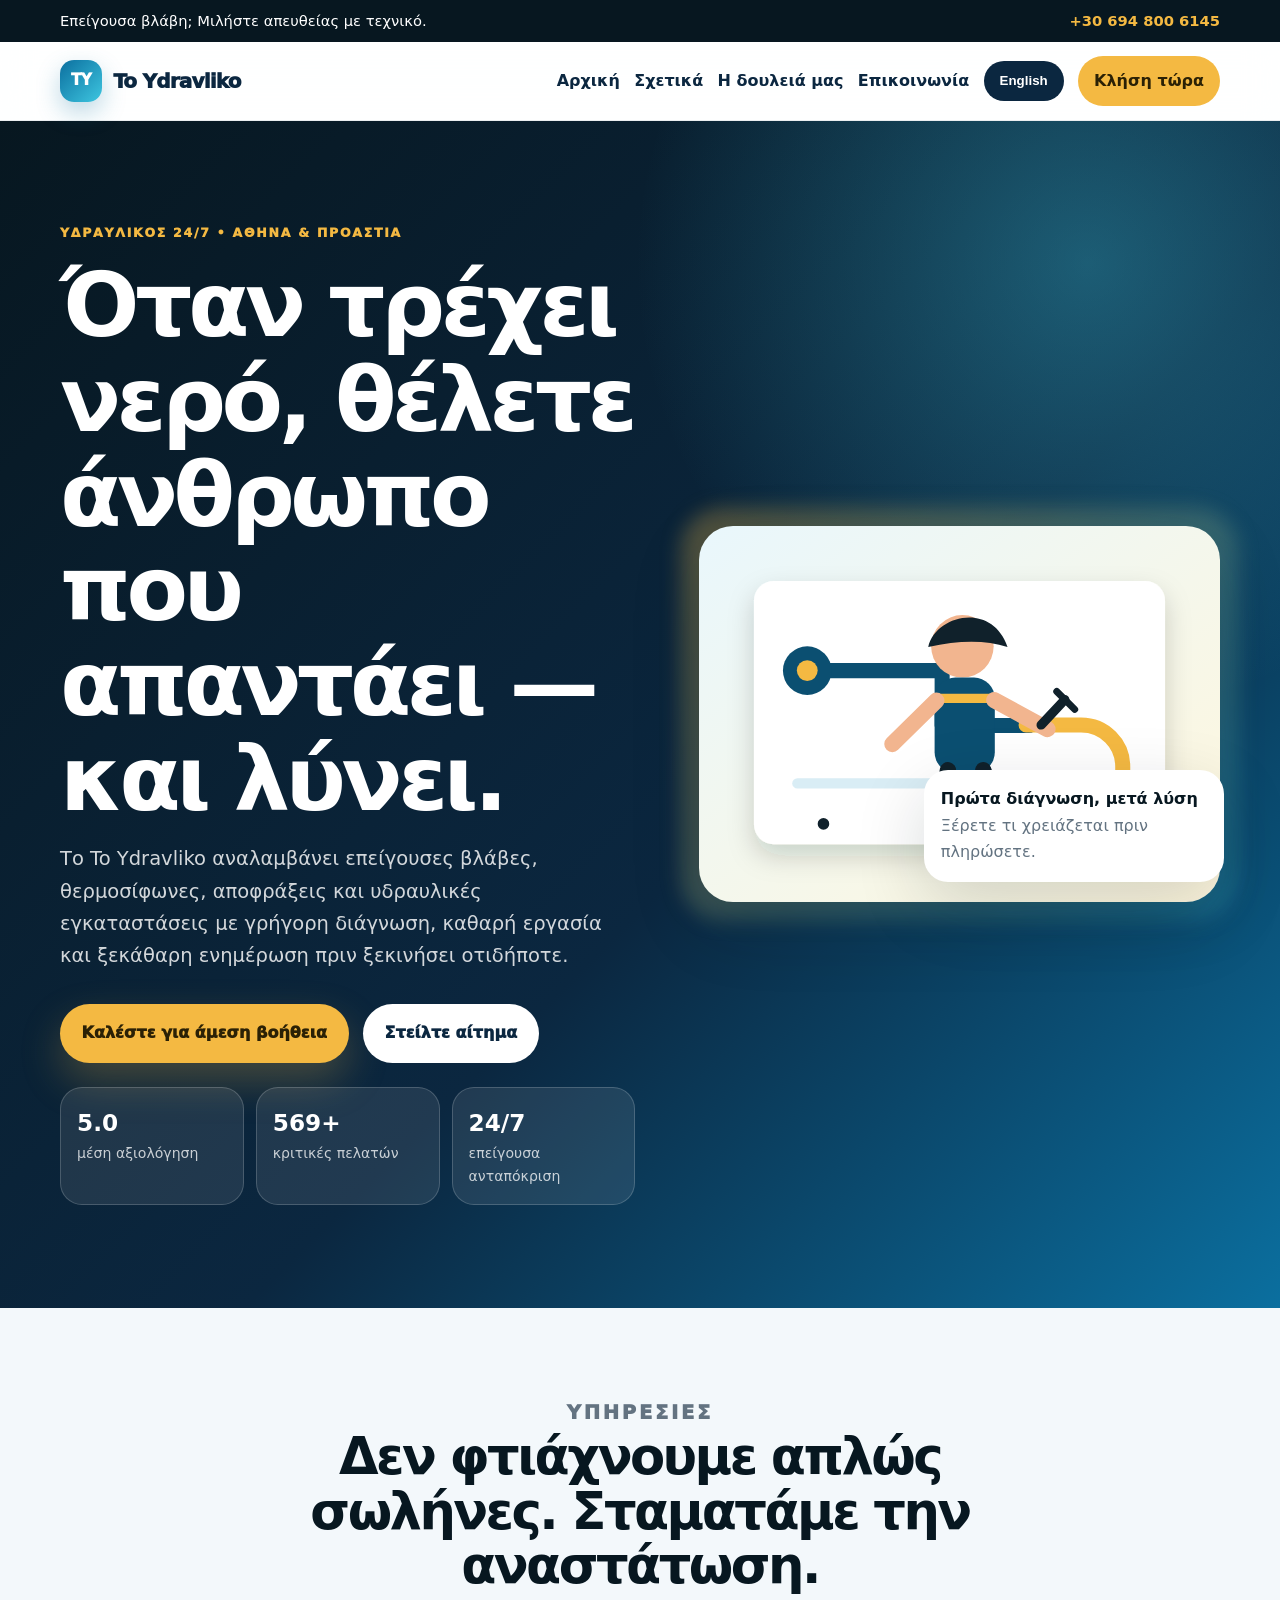
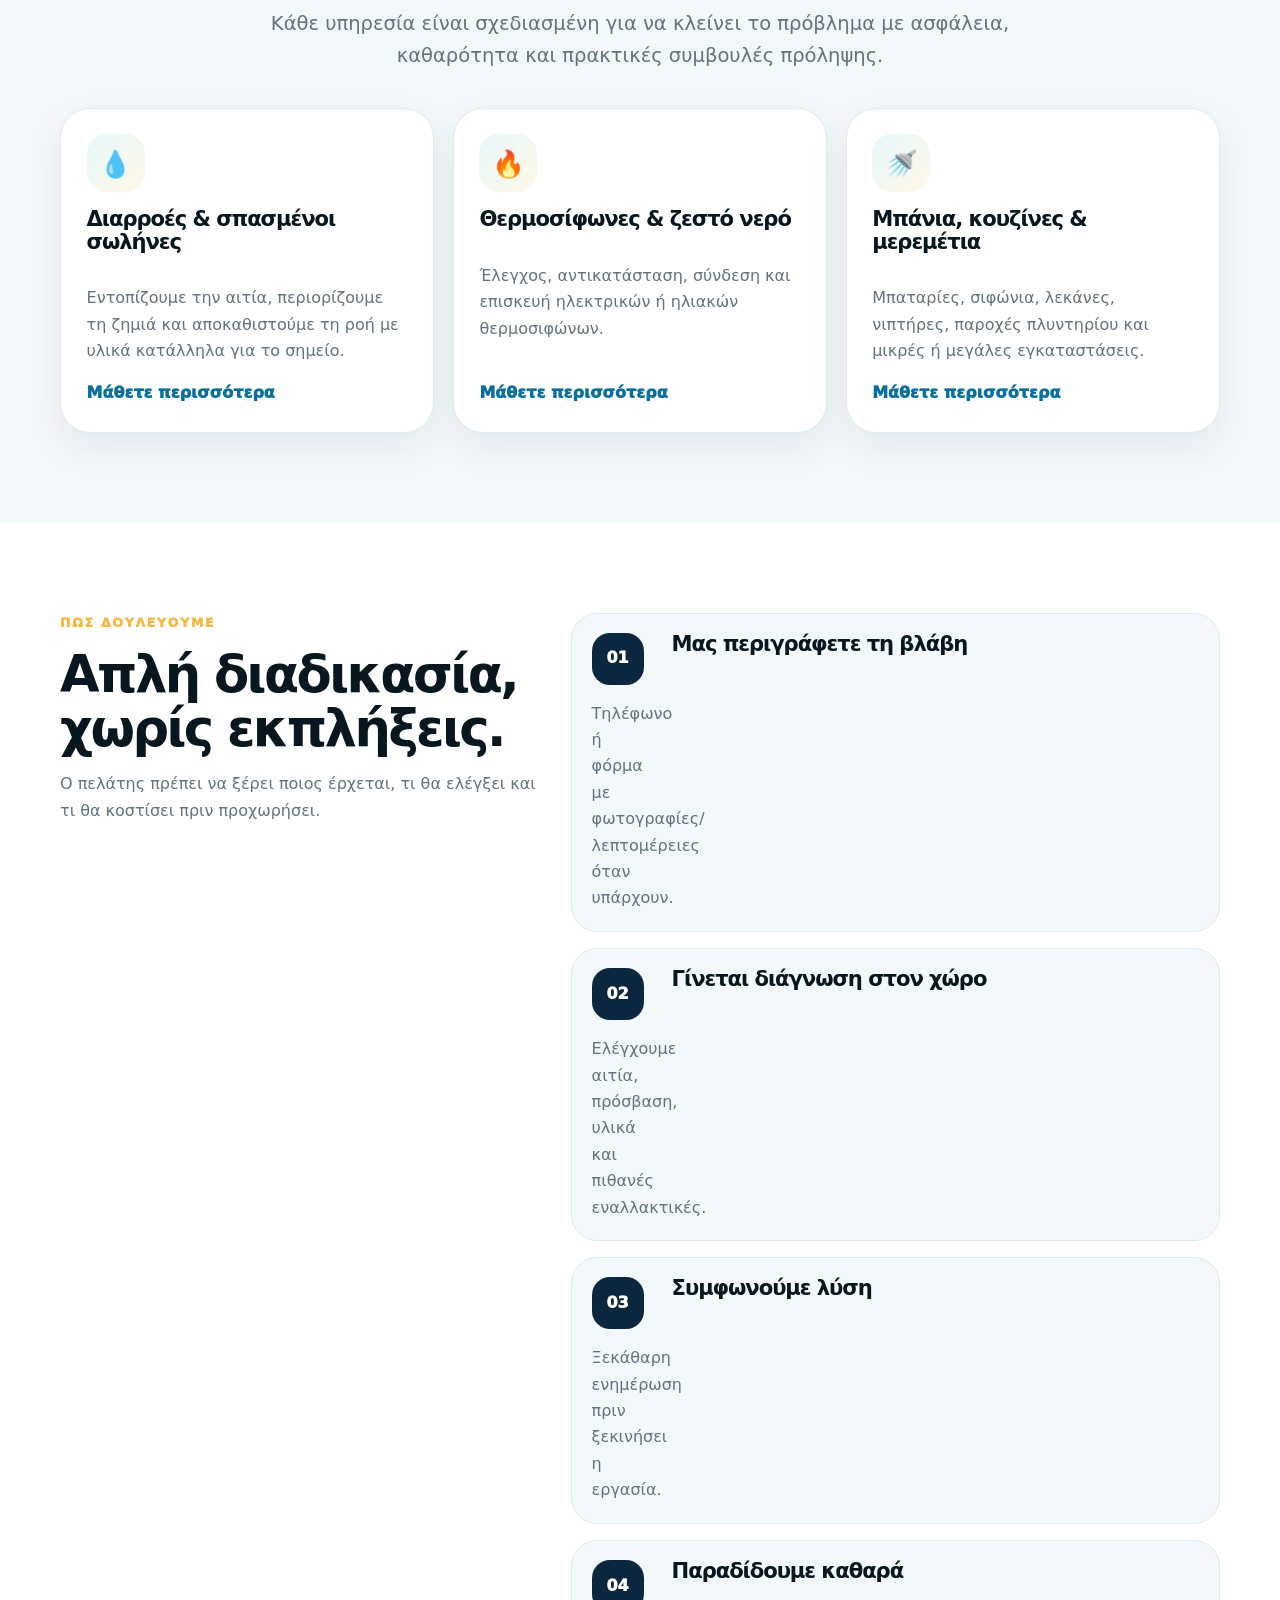
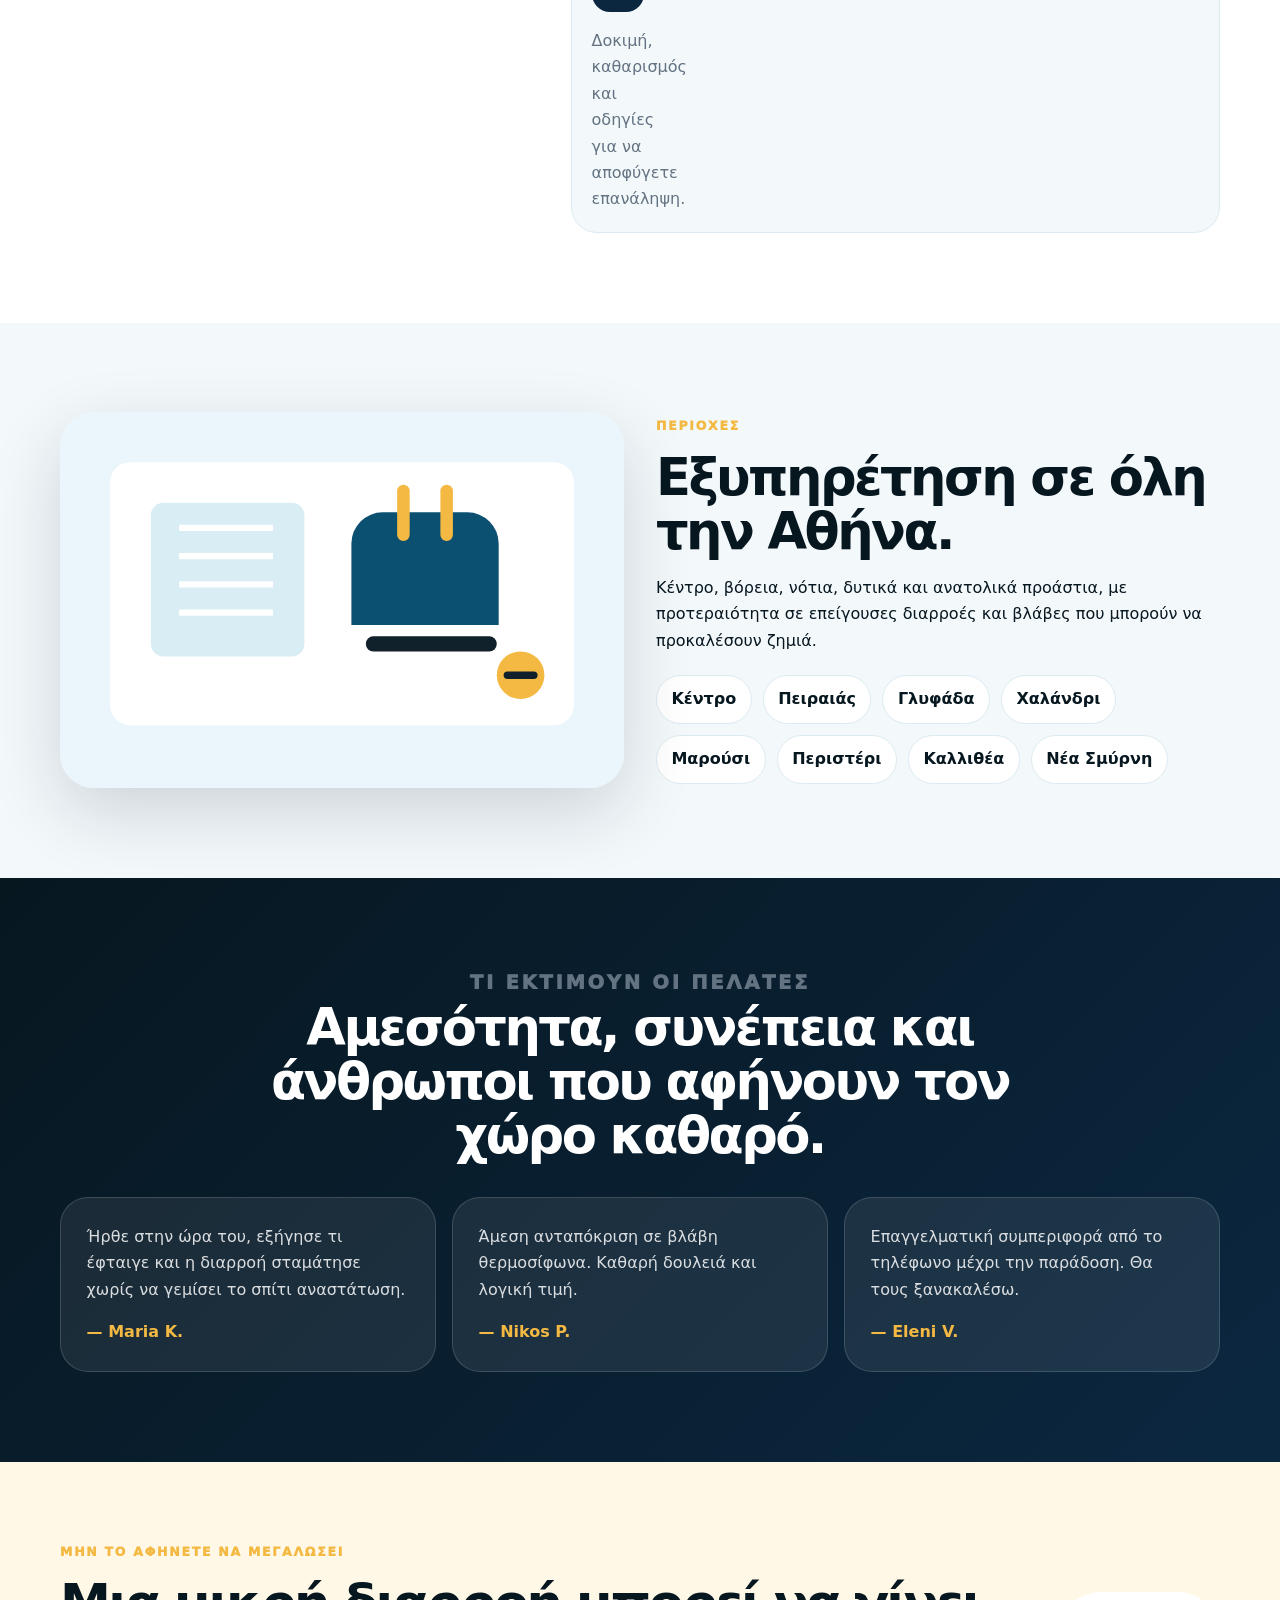
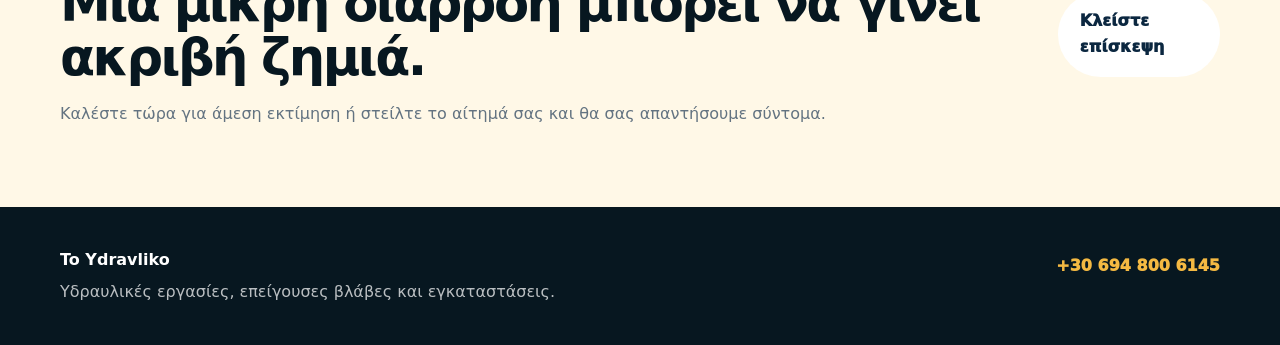
<file: index.html>
<!doctype html>
<html lang="el">
  <head>
    <meta charset="utf-8" />
    <meta name="viewport" content="width=device-width, initial-scale=1" />
    <title>To Ydravliko | Υδραυλικός 24/7 σε Αθήνα</title>
    <meta name="description" content="To Ydravliko: υδραυλικός 24/7 στην Αθήνα για διαρροές, αποφράξεις, θερμοσίφωνες, ανακαινίσεις και συντήρηση. Άμεση ανταπόκριση, καθαρή δουλειά, ξεκάθαρη ενημέρωση." />
    <link rel="preload" href="assets/plumber-hero.svg" as="image" />
    <link rel="stylesheet" href="styles.css" />
    <script type="application/ld+json">
      {"@context":"https://schema.org","@type":"Plumber","name":"To Ydravliko","areaServed":"Athens, Greece","telephone":"+306948006145","openingHours":"Mo-Su 00:00-23:59","aggregateRating":{"@type":"AggregateRating","ratingValue":"5.0","reviewCount":"569"},"priceRange":"€€"}
    </script>
  </head>
  <body>
    <div class="top-strip"><div class="container top-strip-inner"><span data-i18n="topStrip">Επείγουσα βλάβη; Μιλήστε απευθείας με τεχνικό.</span><a href="tel:+306948006145">+30 694 800 6145</a></div></div>
    <header class="site-header">
      <nav class="nav container" aria-label="Primary navigation">
        <a class="brand" href="index.html" aria-label="To Ydravliko home"><span class="brand-mark">ΤΥ</span><span>To Ydravliko</span></a>
        <button class="nav-toggle" type="button" aria-expanded="false" aria-controls="nav-menu" data-i18n-aria="openMenu">☰</button>
        <div class="nav-menu" id="nav-menu">
          <a href="index.html" data-i18n="navHome">Αρχική</a>
          <a href="about.html" data-i18n="navAbout">Σχετικά</a>
          <a href="work.html" data-i18n="navWork">Η δουλειά μας</a>
          <a href="contact.html" data-i18n="navContact">Επικοινωνία</a>
          <button class="language-toggle" type="button" data-language-toggle>English</button>
          <a class="nav-call" href="tel:+306948006145" data-i18n="callShort">Κλήση τώρα</a>
        </div>
      </nav>
    </header>

    <main>
      <section class="hero hero-premium">
        <div class="container hero-grid">
          <div class="hero-content">
            <p class="eyebrow" data-i18n="heroEyebrow">Υδραυλικός 24/7 • Αθήνα & προάστια</p>
            <h1 data-i18n="heroTitle">Όταν τρέχει νερό, θέλετε άνθρωπο που απαντάει — και λύνει.</h1>
            <p class="hero-copy" data-i18n="heroCopy">Το To Ydravliko αναλαμβάνει επείγουσες βλάβες, θερμοσίφωνες, αποφράξεις και υδραυλικές εγκαταστάσεις με γρήγορη διάγνωση, καθαρή εργασία και ξεκάθαρη ενημέρωση πριν ξεκινήσει οτιδήποτε.</p>
            <div class="hero-actions">
              <a class="btn btn-primary" href="tel:+306948006145" data-i18n="callNow">Καλέστε για άμεση βοήθεια</a>
              <a class="btn btn-secondary" href="contact.html" data-i18n="requestVisit">Στείλτε αίτημα</a>
            </div>
            <div class="proof-grid" aria-label="Business proof points">
              <div><strong>5.0</strong><span data-i18n="proofRating">μέση αξιολόγηση</span></div>
              <div><strong>569+</strong><span data-i18n="proofReviews">κριτικές πελατών</span></div>
              <div><strong>24/7</strong><span data-i18n="proofHours">επείγουσα ανταπόκριση</span></div>
            </div>
          </div>
          <div class="hero-visual panel-glow">
            <img src="assets/plumber-hero.svg" width="900" height="650" alt="Επαγγελματίας υδραυλικός που επισκευάζει σωληνώσεις" />
            <div class="floating-card"><strong data-i18n="responseTitle">Πρώτα διάγνωση, μετά λύση</strong><span data-i18n="responseCopy">Ξέρετε τι χρειάζεται πριν πληρώσετε.</span></div>
          </div>
        </div>
      </section>

      <section class="section container">
        <div class="section-heading centered"><p class="eyebrow" data-i18n="servicesEyebrow">Υπηρεσίες</p><h2 data-i18n="servicesTitle">Δεν φτιάχνουμε απλώς σωλήνες. Σταματάμε την αναστάτωση.</h2><p data-i18n="servicesIntro">Κάθε υπηρεσία είναι σχεδιασμένη για να κλείνει το πρόβλημα με ασφάλεια, καθαρότητα και πρακτικές συμβουλές πρόληψης.</p></div>
        <div class="cards service-cards">
          <article class="card"><span class="card-icon">💧</span><h3 data-i18n="service1Title">Διαρροές & σπασμένοι σωλήνες</h3><p data-i18n="service1Copy">Εντοπίζουμε την αιτία, περιορίζουμε τη ζημιά και αποκαθιστούμε τη ροή με υλικά κατάλληλα για το σημείο.</p><a href="work.html" data-i18n="learnMore">Μάθετε περισσότερα</a></article>
          <article class="card"><span class="card-icon">🔥</span><h3 data-i18n="service2Title">Θερμοσίφωνες & ζεστό νερό</h3><p data-i18n="service2Copy">Έλεγχος, αντικατάσταση, σύνδεση και επισκευή ηλεκτρικών ή ηλιακών θερμοσιφώνων.</p><a href="work.html" data-i18n="learnMore">Μάθετε περισσότερα</a></article>
          <article class="card"><span class="card-icon">🚿</span><h3 data-i18n="service3Title">Μπάνια, κουζίνες & μερεμέτια</h3><p data-i18n="service3Copy">Μπαταρίες, σιφώνια, λεκάνες, νιπτήρες, παροχές πλυντηρίου και μικρές ή μεγάλες εγκαταστάσεις.</p><a href="work.html" data-i18n="learnMore">Μάθετε περισσότερα</a></article>
        </div>
      </section>

      <section class="section muted-section">
        <div class="container process-grid">
          <div><p class="eyebrow" data-i18n="processEyebrow">Πώς δουλεύουμε</p><h2 data-i18n="processTitle">Απλή διαδικασία, χωρίς εκπλήξεις.</h2><p data-i18n="processIntro">Ο πελάτης πρέπει να ξέρει ποιος έρχεται, τι θα ελέγξει και τι θα κοστίσει πριν προχωρήσει.</p></div>
          <div class="timeline">
            <div><span>01</span><h3 data-i18n="step1Title">Μας περιγράφετε τη βλάβη</h3><p data-i18n="step1Copy">Τηλέφωνο ή φόρμα με φωτογραφίες/λεπτομέρειες όταν υπάρχουν.</p></div>
            <div><span>02</span><h3 data-i18n="step2Title">Γίνεται διάγνωση στον χώρο</h3><p data-i18n="step2Copy">Ελέγχουμε αιτία, πρόσβαση, υλικά και πιθανές εναλλακτικές.</p></div>
            <div><span>03</span><h3 data-i18n="step3Title">Συμφωνούμε λύση</h3><p data-i18n="step3Copy">Ξεκάθαρη ενημέρωση πριν ξεκινήσει η εργασία.</p></div>
            <div><span>04</span><h3 data-i18n="step4Title">Παραδίδουμε καθαρά</h3><p data-i18n="step4Copy">Δοκιμή, καθαρισμός και οδηγίες για να αποφύγετε επανάληψη.</p></div>
          </div>
        </div>
      </section>

      <section class="section container split feature-split">
        <div class="image-card"><img src="assets/bathroom-work.svg" width="900" height="600" alt="Καθαρή υδραυλική εγκατάσταση σε μπάνιο" /></div>
        <div><p class="eyebrow" data-i18n="areasEyebrow">Περιοχές</p><h2 data-i18n="areasTitle">Εξυπηρέτηση σε όλη την Αθήνα.</h2><p data-i18n="areasCopy">Κέντρο, βόρεια, νότια, δυτικά και ανατολικά προάστια, με προτεραιότητα σε επείγουσες διαρροές και βλάβες που μπορούν να προκαλέσουν ζημιά.</p><div class="area-tags"><span>Κέντρο</span><span>Πειραιάς</span><span>Γλυφάδα</span><span>Χαλάνδρι</span><span>Μαρούσι</span><span>Περιστέρι</span><span>Καλλιθέα</span><span>Νέα Σμύρνη</span></div></div>
      </section>

      <section class="section testimonials">
        <div class="container"><div class="section-heading centered"><p class="eyebrow" data-i18n="testimonialsEyebrow">Τι εκτιμούν οι πελάτες</p><h2 data-i18n="testimonialsTitle">Αμεσότητα, συνέπεια και άνθρωποι που αφήνουν τον χώρο καθαρό.</h2></div><div class="testimonial-grid"><blockquote><p data-i18n="review1">Ήρθε στην ώρα του, εξήγησε τι έφταιγε και η διαρροή σταμάτησε χωρίς να γεμίσει το σπίτι αναστάτωση.</p><cite>— Maria K.</cite></blockquote><blockquote><p data-i18n="review2">Άμεση ανταπόκριση σε βλάβη θερμοσίφωνα. Καθαρή δουλειά και λογική τιμή.</p><cite>— Nikos P.</cite></blockquote><blockquote><p data-i18n="review3">Επαγγελματική συμπεριφορά από το τηλέφωνο μέχρι την παράδοση. Θα τους ξανακαλέσω.</p><cite>— Eleni V.</cite></blockquote></div></div>
      </section>

      <section class="cta"><div class="container cta-inner"><div><p class="eyebrow" data-i18n="ctaEyebrow">Μην το αφήνετε να μεγαλώσει</p><h2 data-i18n="ctaTitle">Μια μικρή διαρροή μπορεί να γίνει ακριβή ζημιά.</h2><p data-i18n="ctaCopy">Καλέστε τώρα για άμεση εκτίμηση ή στείλτε το αίτημά σας και θα σας απαντήσουμε σύντομα.</p></div><a class="btn btn-light" href="contact.html" data-i18n="ctaButton">Κλείστε επίσκεψη</a></div></section>
    </main>

    <footer class="site-footer"><div class="container footer-grid"><div><strong>To Ydravliko</strong><p data-i18n="footerCopy">Υδραυλικές εργασίες, επείγουσες βλάβες και εγκαταστάσεις.</p></div><p><a href="tel:+306948006145">+30 694 800 6145</a></p></div></footer>
    <script src="script.js"></script>
  </body>
</html>
</file>
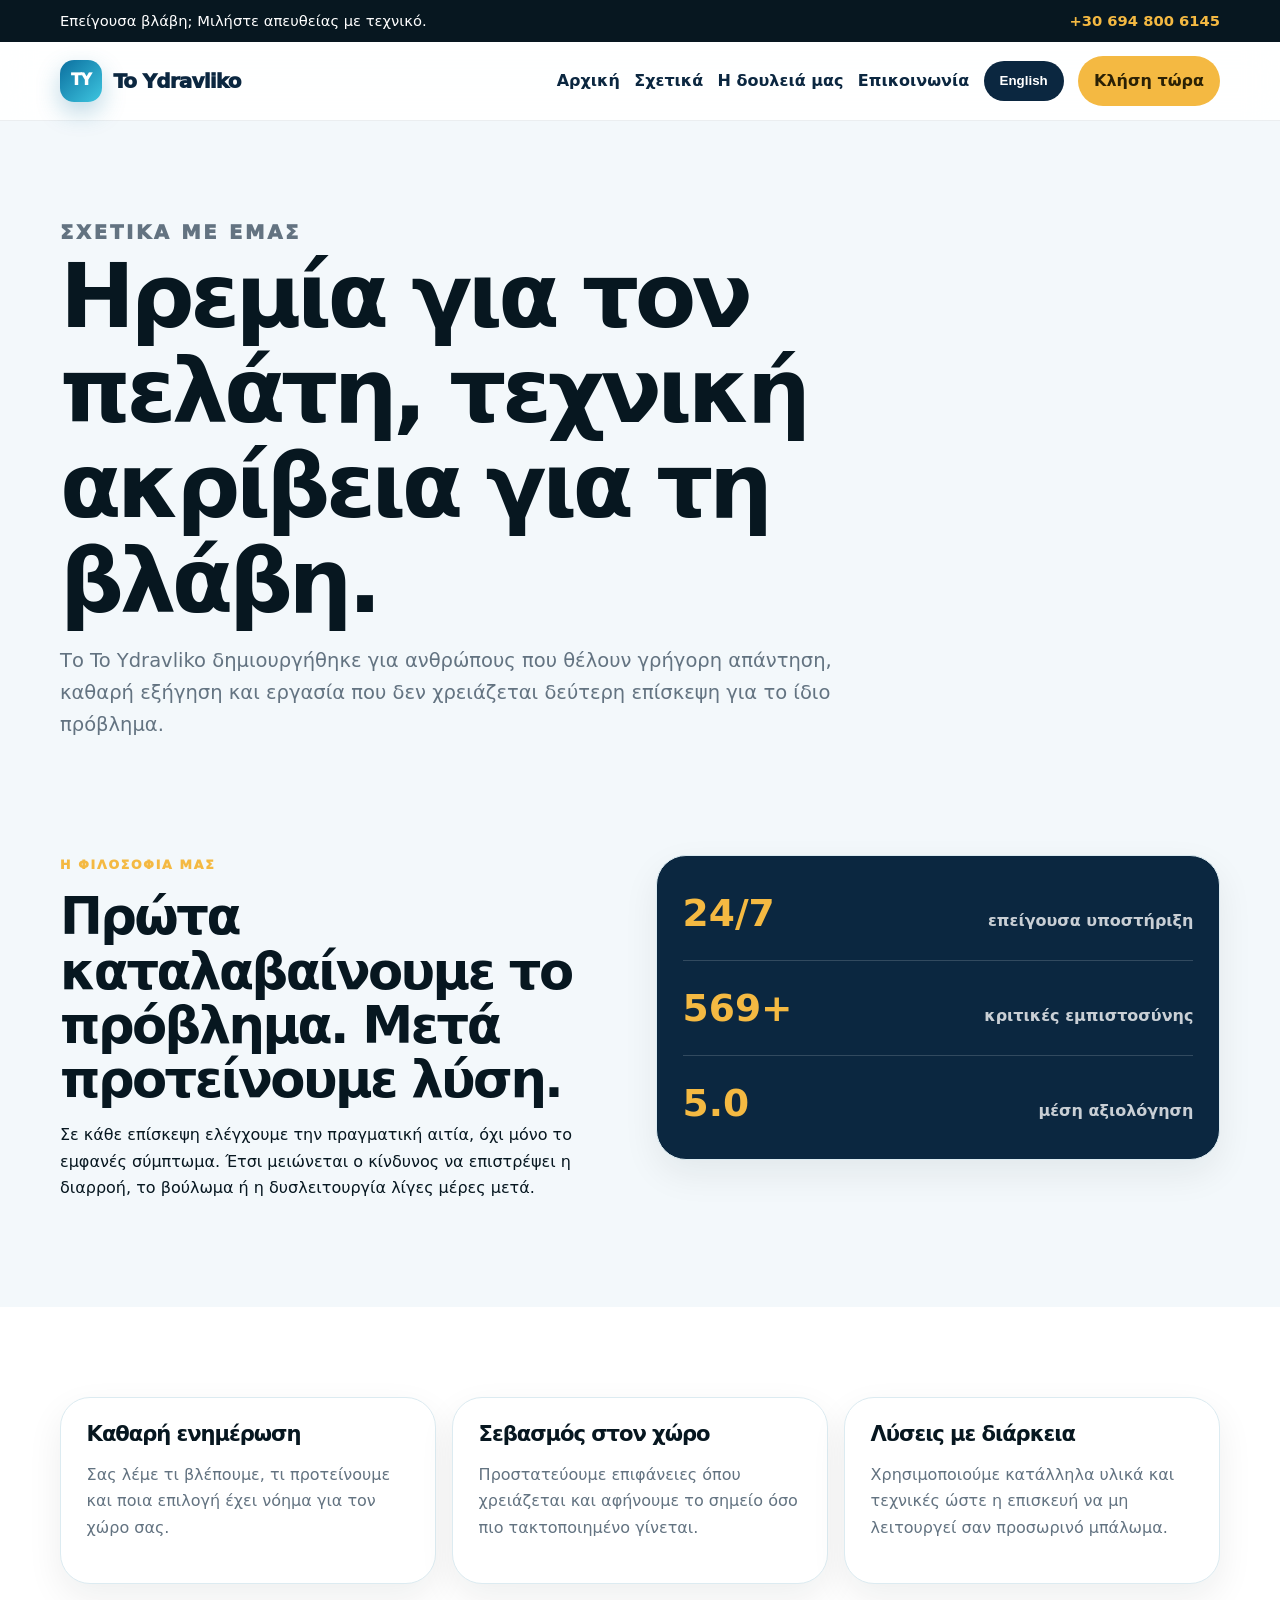
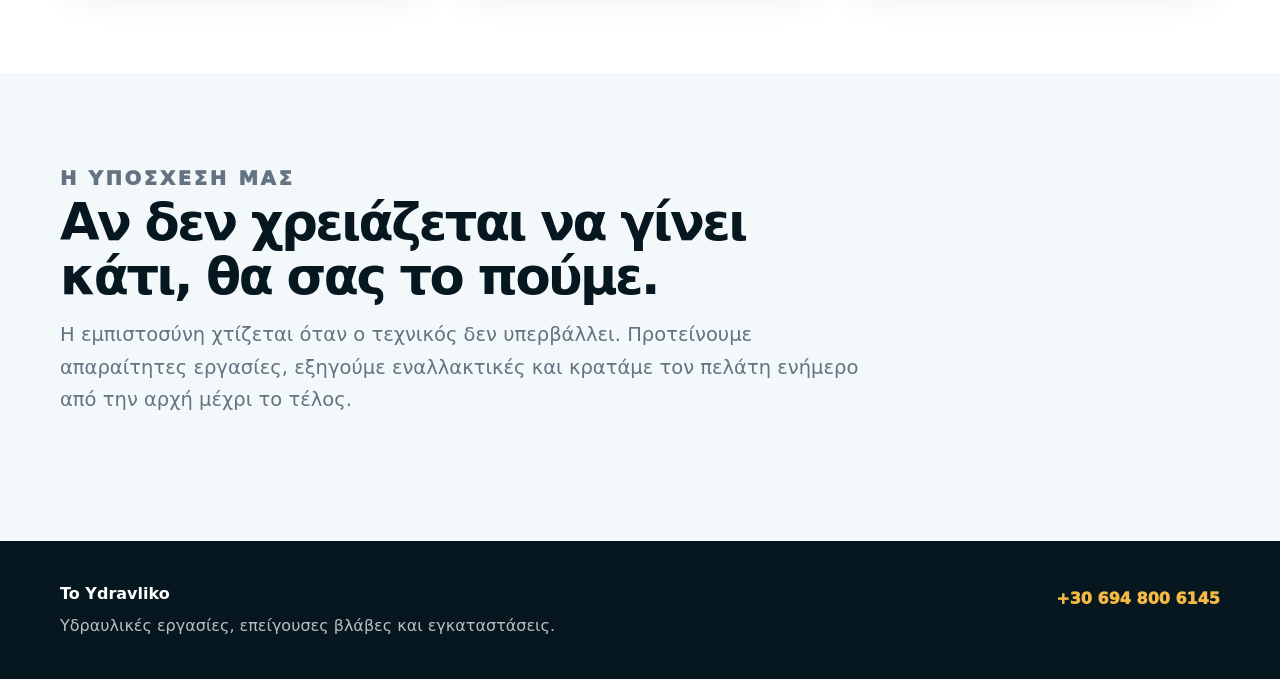
<file: about.html>
<!doctype html>
<html lang="el">
  <head><meta charset="utf-8" /><meta name="viewport" content="width=device-width, initial-scale=1" /><title>Σχετικά | To Ydravliko</title><meta name="description" content="Γνωρίστε το To Ydravliko: υδραυλικές υπηρεσίες με εμπειρία, καθαρή εργασία, άμεση ανταπόκριση και ειλικρινή ενημέρωση." /><link rel="stylesheet" href="styles.css" /></head>
  <body>
    <div class="top-strip"><div class="container top-strip-inner"><span data-i18n="topStrip">Επείγουσα βλάβη; Μιλήστε απευθείας με τεχνικό.</span><a href="tel:+306948006145">+30 694 800 6145</a></div></div>
    <header class="site-header"><nav class="nav container" aria-label="Primary navigation"><a class="brand" href="index.html"><span class="brand-mark">ΤΥ</span><span>To Ydravliko</span></a><button class="nav-toggle" type="button" aria-expanded="false" aria-controls="nav-menu" data-i18n-aria="openMenu">☰</button><div class="nav-menu" id="nav-menu"><a href="index.html" data-i18n="navHome">Αρχική</a><a href="about.html" data-i18n="navAbout">Σχετικά</a><a href="work.html" data-i18n="navWork">Η δουλειά μας</a><a href="contact.html" data-i18n="navContact">Επικοινωνία</a><button class="language-toggle" type="button" data-language-toggle>English</button><a class="nav-call" href="tel:+306948006145" data-i18n="callShort">Κλήση τώρα</a></div></nav></header>
    <main>
      <section class="page-hero container"><p class="eyebrow" data-i18n="aboutEyebrow">Σχετικά με εμάς</p><h1 data-i18n="aboutTitle">Ηρεμία για τον πελάτη, τεχνική ακρίβεια για τη βλάβη.</h1><p data-i18n="aboutIntro">Το To Ydravliko δημιουργήθηκε για ανθρώπους που θέλουν γρήγορη απάντηση, καθαρή εξήγηση και εργασία που δεν χρειάζεται δεύτερη επίσκεψη για το ίδιο πρόβλημα.</p></section>
      <section class="section container split"><div><p class="eyebrow" data-i18n="storyEyebrow">Η φιλοσοφία μας</p><h2 data-i18n="storyTitle">Πρώτα καταλαβαίνουμε το πρόβλημα. Μετά προτείνουμε λύση.</h2><p data-i18n="storyCopy">Σε κάθε επίσκεψη ελέγχουμε την πραγματική αιτία, όχι μόνο το εμφανές σύμπτωμα. Έτσι μειώνεται ο κίνδυνος να επιστρέψει η διαρροή, το βούλωμα ή η δυσλειτουργία λίγες μέρες μετά.</p></div><div class="stats-card"><div><strong>24/7</strong><span data-i18n="stat1">επείγουσα υποστήριξη</span></div><div><strong>569+</strong><span data-i18n="stat2">κριτικές εμπιστοσύνης</span></div><div><strong>5.0</strong><span data-i18n="stat3">μέση αξιολόγηση</span></div></div></section>
      <section class="section muted-section"><div class="container values-grid"><article><h3 data-i18n="valueTitle1">Καθαρή ενημέρωση</h3><p data-i18n="valueCopy1">Σας λέμε τι βλέπουμε, τι προτείνουμε και ποια επιλογή έχει νόημα για τον χώρο σας.</p></article><article><h3 data-i18n="valueTitle2">Σεβασμός στον χώρο</h3><p data-i18n="valueCopy2">Προστατεύουμε επιφάνειες όπου χρειάζεται και αφήνουμε το σημείο όσο πιο τακτοποιημένο γίνεται.</p></article><article><h3 data-i18n="valueTitle3">Λύσεις με διάρκεια</h3><p data-i18n="valueCopy3">Χρησιμοποιούμε κατάλληλα υλικά και τεχνικές ώστε η επισκευή να μη λειτουργεί σαν προσωρινό μπάλωμα.</p></article></div></section>
      <section class="section container"><div class="section-heading"><p class="eyebrow" data-i18n="promiseEyebrow">Η υπόσχεσή μας</p><h2 data-i18n="promiseTitle">Αν δεν χρειάζεται να γίνει κάτι, θα σας το πούμε.</h2><p data-i18n="promiseCopy">Η εμπιστοσύνη χτίζεται όταν ο τεχνικός δεν υπερβάλλει. Προτείνουμε απαραίτητες εργασίες, εξηγούμε εναλλακτικές και κρατάμε τον πελάτη ενήμερο από την αρχή μέχρι το τέλος.</p></div></section>
    </main>
    <footer class="site-footer"><div class="container footer-grid"><div><strong>To Ydravliko</strong><p data-i18n="footerCopy">Υδραυλικές εργασίες, επείγουσες βλάβες και εγκαταστάσεις.</p></div><p><a href="tel:+306948006145">+30 694 800 6145</a></p></div></footer><script src="script.js"></script>
  </body>
</html>
</file>
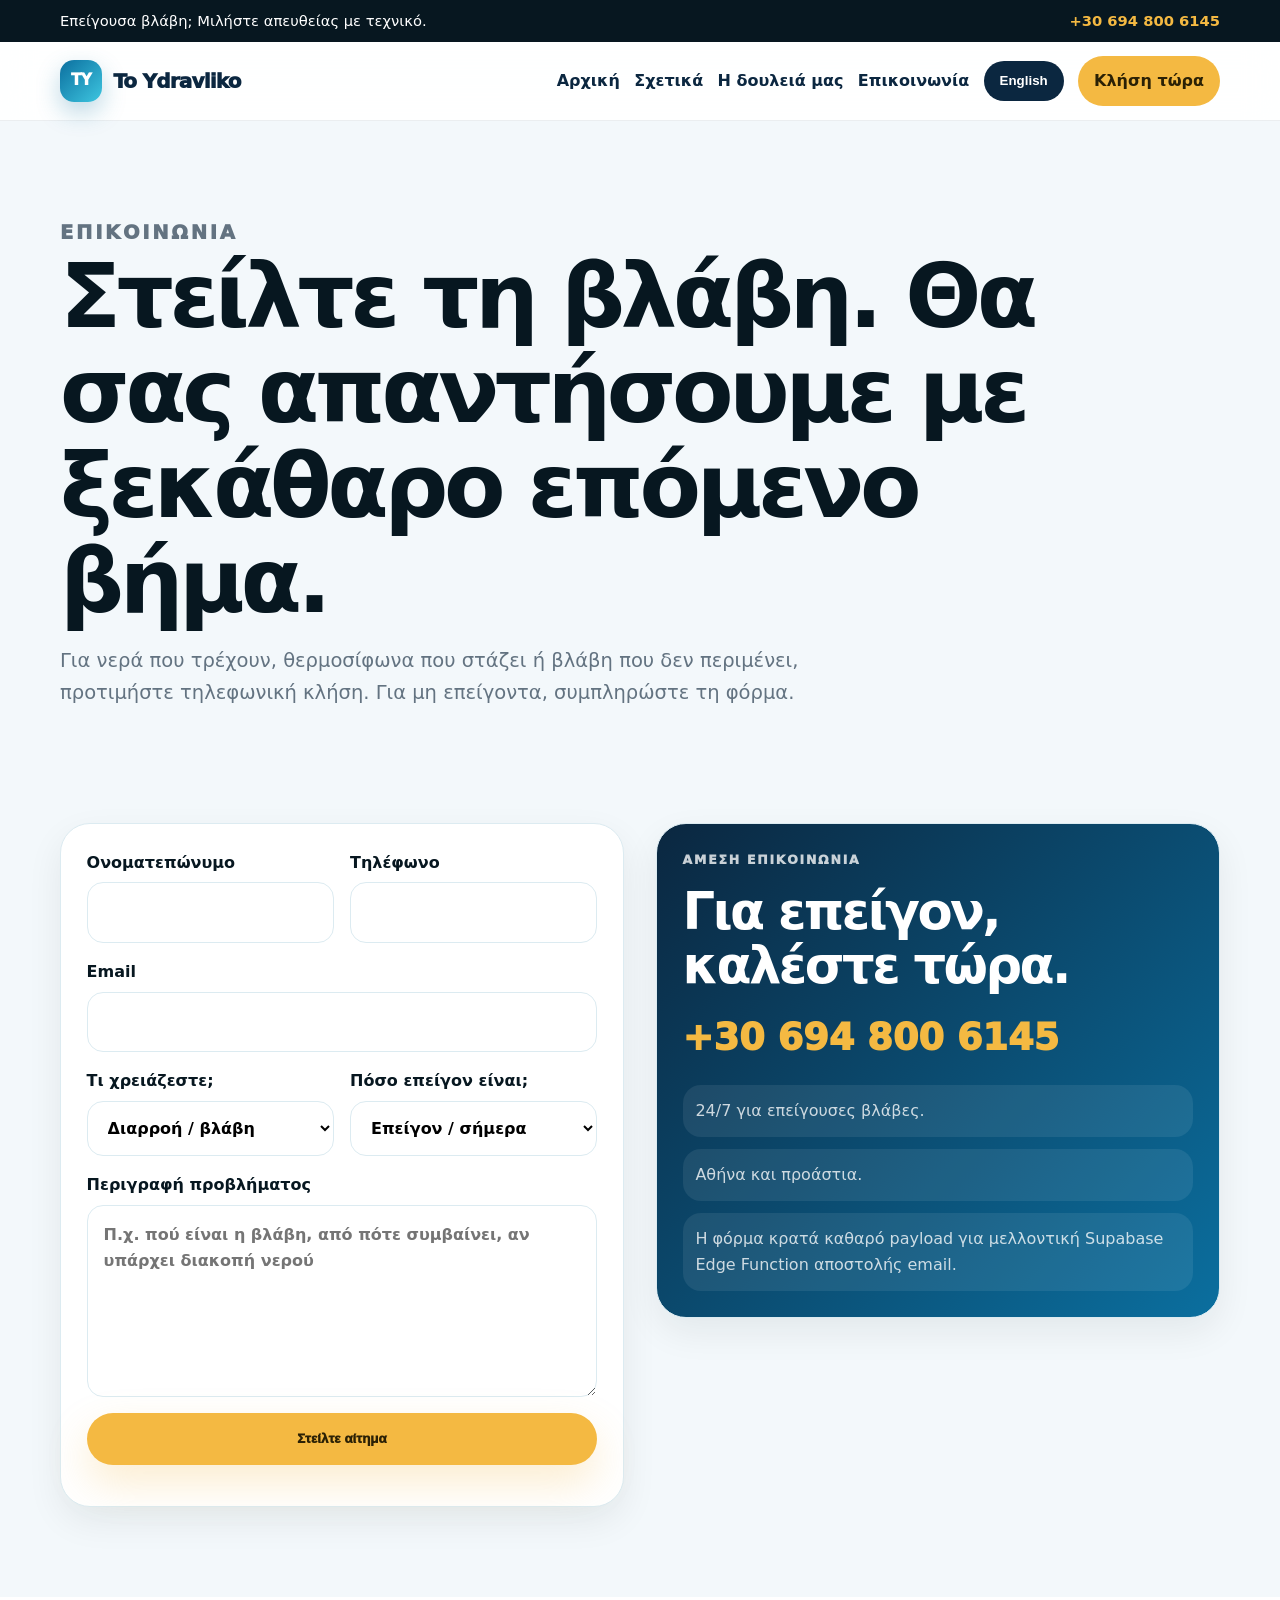
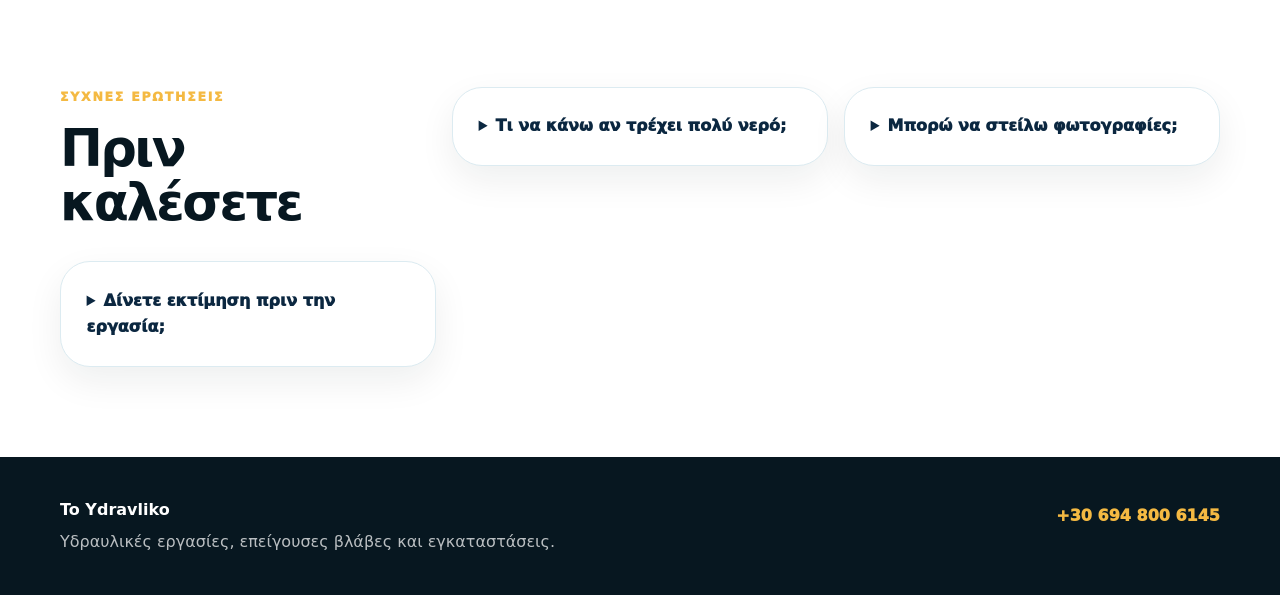
<file: contact.html>
<!doctype html>
<html lang="el">
  <head><meta charset="utf-8" /><meta name="viewport" content="width=device-width, initial-scale=1" /><title>Επικοινωνία | To Ydravliko</title><meta name="description" content="Επικοινωνήστε με το To Ydravliko για άμεση υδραυλική βοήθεια, ραντεβού ή προσφορά. Η φόρμα είναι έτοιμη για μελλοντική σύνδεση με Supabase." /><link rel="stylesheet" href="styles.css" /></head>
  <body>
    <div class="top-strip"><div class="container top-strip-inner"><span data-i18n="topStrip">Επείγουσα βλάβη; Μιλήστε απευθείας με τεχνικό.</span><a href="tel:+306948006145">+30 694 800 6145</a></div></div>
    <header class="site-header"><nav class="nav container" aria-label="Primary navigation"><a class="brand" href="index.html"><span class="brand-mark">ΤΥ</span><span>To Ydravliko</span></a><button class="nav-toggle" type="button" aria-expanded="false" aria-controls="nav-menu" data-i18n-aria="openMenu">☰</button><div class="nav-menu" id="nav-menu"><a href="index.html" data-i18n="navHome">Αρχική</a><a href="about.html" data-i18n="navAbout">Σχετικά</a><a href="work.html" data-i18n="navWork">Η δουλειά μας</a><a href="contact.html" data-i18n="navContact">Επικοινωνία</a><button class="language-toggle" type="button" data-language-toggle>English</button><a class="nav-call" href="tel:+306948006145" data-i18n="callShort">Κλήση τώρα</a></div></nav></header>
    <main>
      <section class="page-hero container"><p class="eyebrow" data-i18n="contactEyebrow">Επικοινωνία</p><h1 data-i18n="contactTitle">Στείλτε τη βλάβη. Θα σας απαντήσουμε με ξεκάθαρο επόμενο βήμα.</h1><p data-i18n="contactIntro">Για νερά που τρέχουν, θερμοσίφωνα που στάζει ή βλάβη που δεν περιμένει, προτιμήστε τηλεφωνική κλήση. Για μη επείγοντα, συμπληρώστε τη φόρμα.</p></section>
      <section class="section container contact-layout"><form class="contact-form" data-contact-form><div class="form-grid"><label><span data-i18n="nameLabel">Ονοματεπώνυμο</span><input name="name" autocomplete="name" required /></label><label><span data-i18n="phoneLabel">Τηλέφωνο</span><input name="phone" autocomplete="tel" inputmode="tel" required /></label></div><label><span data-i18n="emailLabel">Email</span><input type="email" name="email" autocomplete="email" /></label><div class="form-grid"><label><span data-i18n="serviceLabel">Τι χρειάζεστε;</span><select name="service"><option data-i18n="serviceOptionLeak">Διαρροή / βλάβη</option><option data-i18n="serviceOptionBlockage">Απόφραξη</option><option data-i18n="serviceOptionHeater">Θερμοσίφωνας</option><option data-i18n="serviceOptionRenovation">Μπάνιο / κουζίνα</option><option data-i18n="serviceOptionOther">Άλλο</option></select></label><label><span data-i18n="urgencyLabel">Πόσο επείγον είναι;</span><select name="urgency"><option data-i18n="urgencyNow">Επείγον / σήμερα</option><option data-i18n="urgencySoon">Μέσα στις επόμενες ημέρες</option><option data-i18n="urgencyQuote">Θέλω προσφορά</option></select></label></div><label><span data-i18n="messageLabel">Περιγραφή προβλήματος</span><textarea name="message" rows="6" required placeholder="Π.χ. πού είναι η βλάβη, από πότε συμβαίνει, αν υπάρχει διακοπή νερού"></textarea></label><input type="hidden" name="language" value="el" data-language-field /><button class="btn btn-primary" type="submit" data-i18n="submitButton">Στείλτε αίτημα</button><p class="form-status" role="status" data-form-status></p></form><aside class="contact-card urgent-card"><p class="eyebrow" data-i18n="urgentEyebrow">Άμεση επικοινωνία</p><h2 data-i18n="directTitle">Για επείγον, καλέστε τώρα.</h2><p class="big-phone"><a href="tel:+306948006145">+30 694 800 6145</a></p><div class="mini-list"><p data-i18n="hoursText">24/7 για επείγουσες βλάβες.</p><p data-i18n="areaText">Αθήνα και προάστια.</p><p data-i18n="supabaseText">Η φόρμα κρατά καθαρό payload για μελλοντική Supabase Edge Function αποστολής email.</p></div></aside></section>
      <section class="section muted-section"><div class="container faq-grid"><div><p class="eyebrow" data-i18n="faqEyebrow">Συχνές ερωτήσεις</p><h2 data-i18n="faqTitle">Πριν καλέσετε</h2></div><details><summary data-i18n="faq1Q">Τι να κάνω αν τρέχει πολύ νερό;</summary><p data-i18n="faq1A">Κλείστε την κεντρική βάνα αν μπορείτε με ασφάλεια και καλέστε μας. Αν υπάρχει νερό κοντά σε ρεύμα, αποφύγετε την επαφή.</p></details><details><summary data-i18n="faq2Q">Μπορώ να στείλω φωτογραφίες;</summary><p data-i18n="faq2A">Στη μελλοντική σύνδεση Supabase μπορεί να προστεθεί upload. Προς το παρόν, περιγράψτε το σημείο και θα σας καθοδηγήσουμε τηλεφωνικά.</p></details><details><summary data-i18n="faq3Q">Δίνετε εκτίμηση πριν την εργασία;</summary><p data-i18n="faq3A">Ναι, μετά τη διάγνωση εξηγούμε τις επιλογές και το κόστος πριν ξεκινήσει η επισκευή.</p></details></div></section>
    </main>
    <footer class="site-footer"><div class="container footer-grid"><div><strong>To Ydravliko</strong><p data-i18n="footerCopy">Υδραυλικές εργασίες, επείγουσες βλάβες και εγκαταστάσεις.</p></div><p><a href="tel:+306948006145">+30 694 800 6145</a></p></div></footer><script src="script.js"></script>
  </body>
</html>
</file>
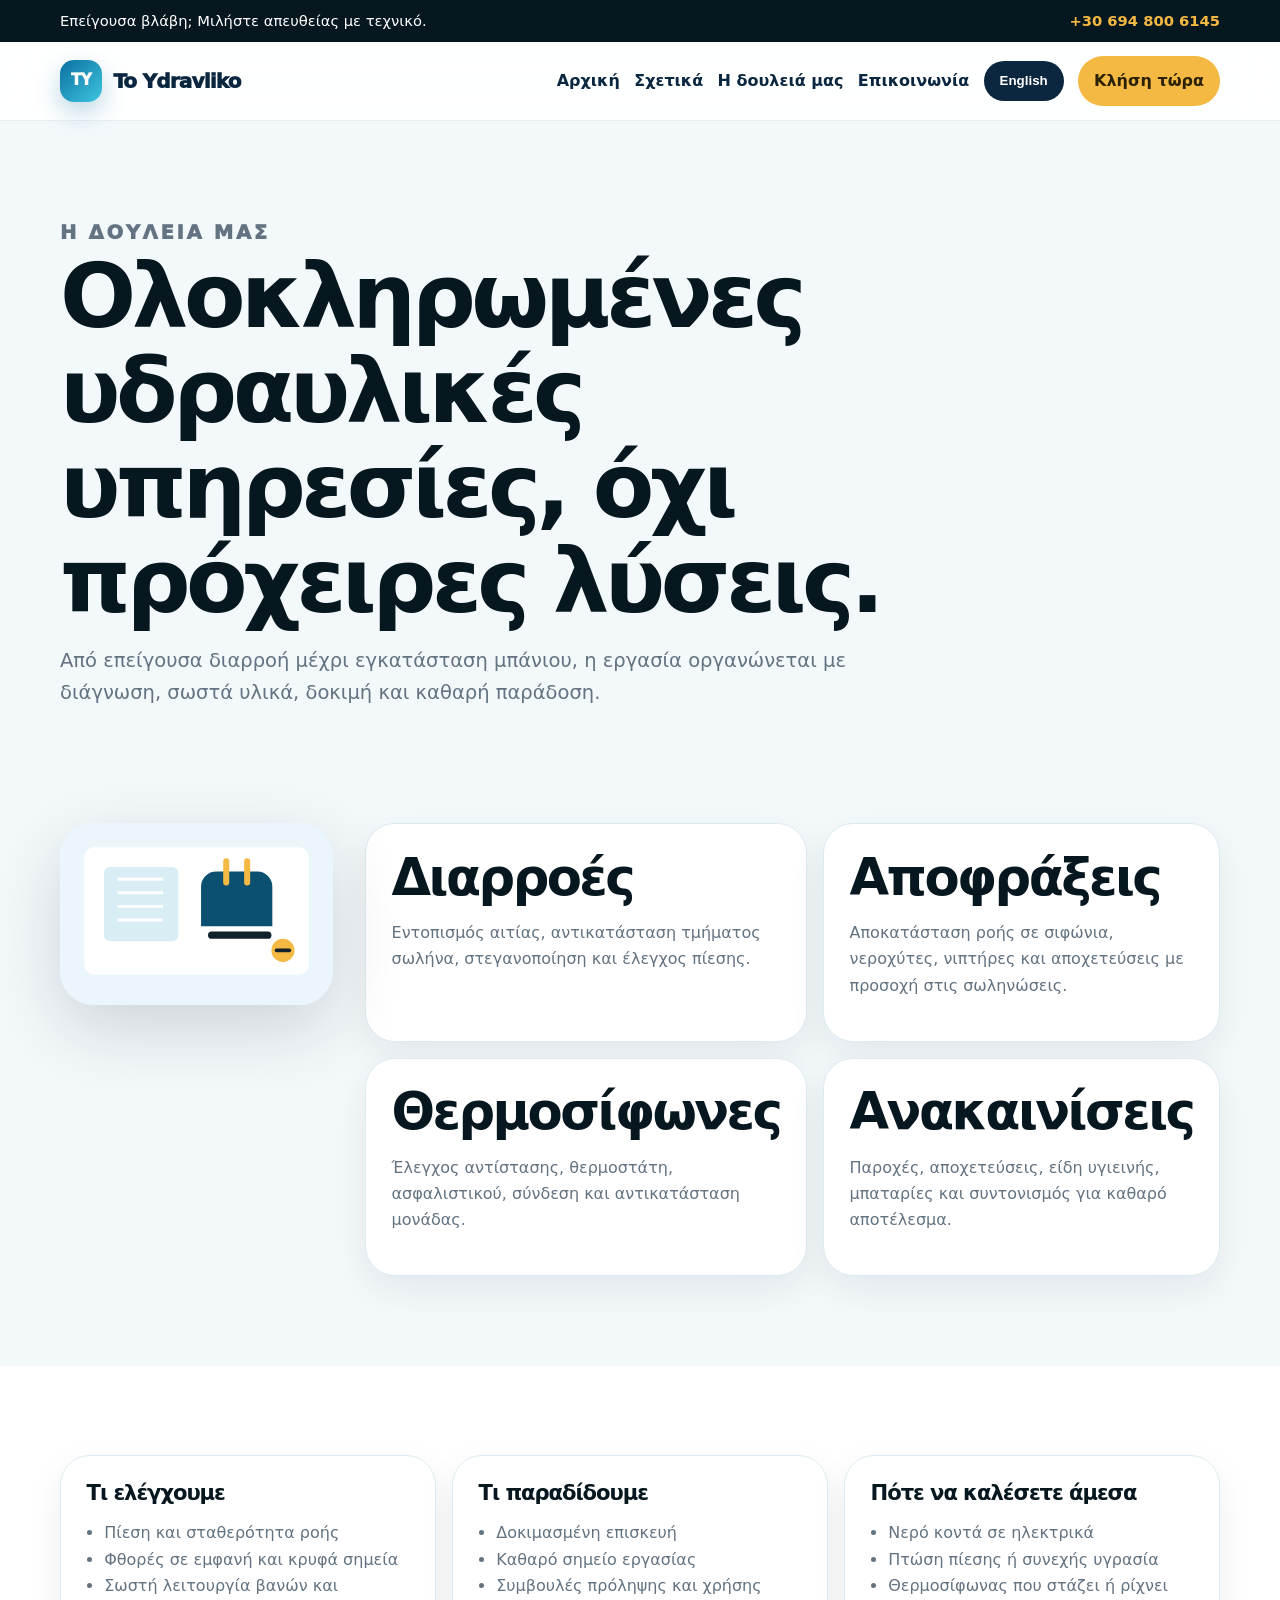
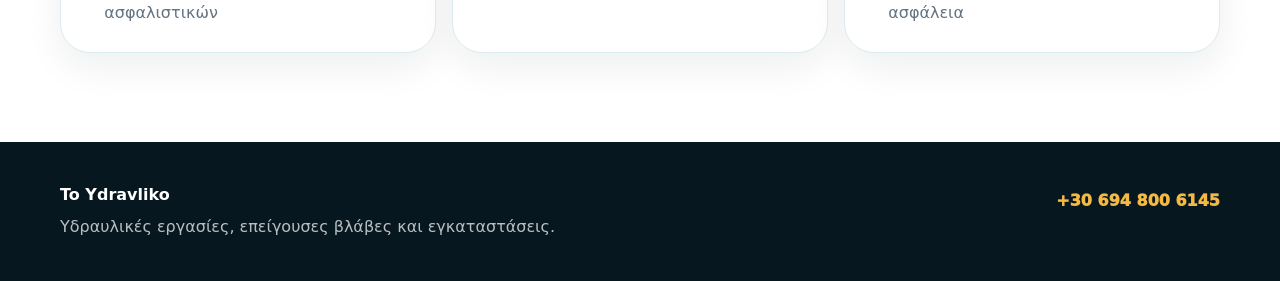
<file: work.html>
<!doctype html>
<html lang="el">
  <head><meta charset="utf-8" /><meta name="viewport" content="width=device-width, initial-scale=1" /><title>Η δουλειά μας | To Ydravliko</title><meta name="description" content="Δείτε τι αναλαμβάνει το To Ydravliko: διαρροές, αποφράξεις, θερμοσίφωνες, μπάνια, κουζίνες, θέρμανση και συντήρηση ακινήτων." /><link rel="stylesheet" href="styles.css" /></head>
  <body>
    <div class="top-strip"><div class="container top-strip-inner"><span data-i18n="topStrip">Επείγουσα βλάβη; Μιλήστε απευθείας με τεχνικό.</span><a href="tel:+306948006145">+30 694 800 6145</a></div></div>
    <header class="site-header"><nav class="nav container" aria-label="Primary navigation"><a class="brand" href="index.html"><span class="brand-mark">ΤΥ</span><span>To Ydravliko</span></a><button class="nav-toggle" type="button" aria-expanded="false" aria-controls="nav-menu" data-i18n-aria="openMenu">☰</button><div class="nav-menu" id="nav-menu"><a href="index.html" data-i18n="navHome">Αρχική</a><a href="about.html" data-i18n="navAbout">Σχετικά</a><a href="work.html" data-i18n="navWork">Η δουλειά μας</a><a href="contact.html" data-i18n="navContact">Επικοινωνία</a><button class="language-toggle" type="button" data-language-toggle>English</button><a class="nav-call" href="tel:+306948006145" data-i18n="callShort">Κλήση τώρα</a></div></nav></header>
    <main>
      <section class="page-hero container"><p class="eyebrow" data-i18n="workEyebrow">Η δουλειά μας</p><h1 data-i18n="workTitle">Ολοκληρωμένες υδραυλικές υπηρεσίες, όχι πρόχειρες λύσεις.</h1><p data-i18n="workIntro">Από επείγουσα διαρροή μέχρι εγκατάσταση μπάνιου, η εργασία οργανώνεται με διάγνωση, σωστά υλικά, δοκιμή και καθαρή παράδοση.</p></section>
      <section class="section container showcase"><div class="image-card"><img src="assets/bathroom-work.svg" width="900" height="600" alt="Καθαρή υδραυλική εργασία σε μοντέρνο μπάνιο" /></div><div class="work-grid"><article class="work-card"><h2 data-i18n="work1Title">Διαρροές</h2><p data-i18n="work1Copy">Εντοπισμός αιτίας, αντικατάσταση τμήματος σωλήνα, στεγανοποίηση και έλεγχος πίεσης.</p></article><article class="work-card"><h2 data-i18n="work2Title">Αποφράξεις</h2><p data-i18n="work2Copy">Αποκατάσταση ροής σε σιφώνια, νεροχύτες, νιπτήρες και αποχετεύσεις με προσοχή στις σωληνώσεις.</p></article><article class="work-card"><h2 data-i18n="work3Title">Θερμοσίφωνες</h2><p data-i18n="work3Copy">Έλεγχος αντίστασης, θερμοστάτη, ασφαλιστικού, σύνδεση και αντικατάσταση μονάδας.</p></article><article class="work-card"><h2 data-i18n="work4Title">Ανακαινίσεις</h2><p data-i18n="work4Copy">Παροχές, αποχετεύσεις, είδη υγιεινής, μπαταρίες και συντονισμός για καθαρό αποτέλεσμα.</p></article></div></section>
      <section class="section muted-section"><div class="container detail-grid"><article><h3 data-i18n="detail1Title">Τι ελέγχουμε</h3><ul><li data-i18n="detail1a">Πίεση και σταθερότητα ροής</li><li data-i18n="detail1b">Φθορές σε εμφανή και κρυφά σημεία</li><li data-i18n="detail1c">Σωστή λειτουργία βανών και ασφαλιστικών</li></ul></article><article><h3 data-i18n="detail2Title">Τι παραδίδουμε</h3><ul><li data-i18n="detail2a">Δοκιμασμένη επισκευή</li><li data-i18n="detail2b">Καθαρό σημείο εργασίας</li><li data-i18n="detail2c">Συμβουλές πρόληψης και χρήσης</li></ul></article><article><h3 data-i18n="detail3Title">Πότε να καλέσετε άμεσα</h3><ul><li data-i18n="detail3a">Νερό κοντά σε ηλεκτρικά</li><li data-i18n="detail3b">Πτώση πίεσης ή συνεχής υγρασία</li><li data-i18n="detail3c">Θερμοσίφωνας που στάζει ή ρίχνει ασφάλεια</li></ul></article></div></section>
    </main>
    <footer class="site-footer"><div class="container footer-grid"><div><strong>To Ydravliko</strong><p data-i18n="footerCopy">Υδραυλικές εργασίες, επείγουσες βλάβες και εγκαταστάσεις.</p></div><p><a href="tel:+306948006145">+30 694 800 6145</a></p></div></footer><script src="script.js"></script>
  </body>
</html>
</file>
<file: styles.css>
:root {
  --ink: #071720;
  --navy: #0b2740;
  --blue: #0b6f9f;
  --cyan: #3ec6e0;
  --gold: #f4b942;
  --cream: #fff8e7;
  --paper: #ffffff;
  --soft: #f3f8fb;
  --muted: #637381;
  --line: #dcebf1;
  --shadow: 0 24px 70px rgba(7, 23, 32, 0.16);
}
* { box-sizing: border-box; }
html { scroll-behavior: smooth; }
body { margin: 0; font-family: Inter, system-ui, -apple-system, BlinkMacSystemFont, "Segoe UI", sans-serif; color: var(--ink); background: var(--soft); line-height: 1.65; }
img { display: block; max-width: 100%; height: auto; }
a { color: inherit; }
.container { width: min(1160px, calc(100% - 40px)); margin-inline: auto; }
.top-strip { background: var(--ink); color: white; font-size: 0.92rem; }
.top-strip-inner { min-height: 42px; display: flex; align-items: center; justify-content: space-between; gap: 1rem; }
.top-strip a { color: var(--gold); font-weight: 900; text-decoration: none; }
.site-header { position: sticky; top: 0; z-index: 50; background: rgba(255, 255, 255, 0.92); backdrop-filter: blur(16px); border-bottom: 1px solid rgba(11, 39, 64, 0.08); }
.nav { min-height: 78px; display: flex; align-items: center; justify-content: space-between; gap: 1rem; }
.brand { display: inline-flex; align-items: center; gap: 0.7rem; color: var(--navy); font-size: 1.25rem; font-weight: 950; text-decoration: none; letter-spacing: -0.04em; }
.brand-mark { display: inline-grid; place-items: center; width: 42px; height: 42px; border-radius: 14px; background: linear-gradient(135deg, var(--blue), var(--cyan)); color: white; font-size: 0.95rem; box-shadow: 0 10px 24px rgba(11, 111, 159, 0.28); }
.nav-menu { display: flex; align-items: center; gap: 0.9rem; }
.nav-menu a { color: var(--navy); text-decoration: none; font-weight: 820; }
.nav-menu a:hover { color: var(--blue); }
.language-toggle, .nav-toggle, .nav-call { border: 0; border-radius: 999px; background: var(--navy); color: white !important; padding: 0.76rem 1rem; font-weight: 900; cursor: pointer; text-decoration: none; }
.nav-call { background: var(--gold); color: #2b2105 !important; }
.nav-toggle { display: none; font-size: 1.2rem; }
.hero { color: white; background: radial-gradient(circle at 85% 12%, rgba(62, 198, 224, 0.35), transparent 30%), linear-gradient(135deg, #071720, #0b2740 58%, #0b6f9f); overflow: hidden; }
.hero-premium { padding: clamp(4.5rem, 8vw, 7.5rem) 0; }
.hero-grid { display: grid; grid-template-columns: minmax(0, 1.05fr) minmax(330px, 0.95fr); align-items: center; gap: clamp(2rem, 5vw, 4.5rem); }
.hero-content { max-width: 740px; }
.eyebrow { margin: 0 0 0.85rem; color: var(--gold); letter-spacing: 0.14em; text-transform: uppercase; font-size: 0.78rem; font-weight: 950; }
h1, h2, h3 { margin: 0 0 1rem; line-height: 1.06; letter-spacing: -0.05em; }
h1 { font-size: clamp(2.65rem, 7vw, 5.75rem); }
h2 { font-size: clamp(1.9rem, 4vw, 3.35rem); }
h3 { font-size: 1.32rem; }
.hero-copy, .section-heading p, .page-hero p { font-size: clamp(1.05rem, 1.7vw, 1.22rem); color: rgba(255, 255, 255, 0.82); margin: 0; }
.hero-actions { display: flex; flex-wrap: wrap; gap: 0.9rem; margin: 2rem 0 1.5rem; }
.btn { display: inline-flex; align-items: center; justify-content: center; min-height: 52px; border: 0; border-radius: 999px; padding: 1rem 1.35rem; font-weight: 950; text-decoration: none; cursor: pointer; }
.btn-primary { background: var(--gold); color: #2b2105; box-shadow: 0 18px 40px rgba(244, 185, 66, 0.25); }
.btn-secondary, .btn-light { background: white; color: var(--navy); }
.proof-grid { display: grid; grid-template-columns: repeat(3, 1fr); gap: 0.75rem; }
.proof-grid div { padding: 1rem; border: 1px solid rgba(255,255,255,0.18); border-radius: 22px; background: rgba(255,255,255,0.09); }
.proof-grid strong, .proof-grid span { display: block; }
.proof-grid strong { font-size: 1.45rem; color: white; }
.proof-grid span { color: rgba(255,255,255,0.76); font-size: 0.88rem; }
.panel-glow { position: relative; }
.panel-glow::before { content: ""; position: absolute; inset: -18px; background: linear-gradient(135deg, rgba(244,185,66,0.3), rgba(62,198,224,0.22)); border-radius: 42px; filter: blur(10px); }
.hero-visual img, .image-card img { position: relative; border-radius: 34px; box-shadow: var(--shadow); }
.floating-card { position: absolute; right: -0.25rem; bottom: 1.25rem; width: min(300px, 84%); padding: 1.05rem; border-radius: 24px; background: white; color: var(--ink); box-shadow: var(--shadow); }
.floating-card strong, .floating-card span { display: block; }
.floating-card span { color: var(--muted); }
.section { padding: clamp(4rem, 7vw, 6rem) 0; }
.section-heading { max-width: 820px; margin-bottom: 2.2rem; }
.section-heading p, .page-hero p, .card p, .work-card p, .contact-card p, .values-grid p, .detail-grid li, details p { color: var(--muted); }
.centered { text-align: center; margin-inline: auto; }
.cards { display: grid; grid-template-columns: repeat(3, 1fr); gap: 1.15rem; }
.card, .work-card, .contact-form, .contact-card, .stats-card, .values-grid article, .detail-grid article, details { background: var(--paper); border: 1px solid var(--line); border-radius: 30px; padding: 1.6rem; box-shadow: 0 14px 36px rgba(7, 23, 32, 0.07); }
.card { min-height: 300px; display: flex; flex-direction: column; }
.card a { margin-top: auto; color: var(--blue); font-weight: 950; text-decoration: none; }
.card-icon { display: inline-grid; place-items: center; width: 58px; height: 58px; margin-bottom: 1rem; border-radius: 20px; background: linear-gradient(135deg, #e7f8fc, #fff8e7); font-size: 1.65rem; }
.muted-section { background: #ffffff; }
.process-grid { display: grid; grid-template-columns: 0.85fr 1.15fr; gap: 2rem; align-items: start; }
.process-grid > div:first-child p:not(.eyebrow) { color: var(--muted); }
.timeline { display: grid; gap: 1rem; }
.timeline > div { display: grid; grid-template-columns: 64px 1fr; gap: 1rem; padding: 1.2rem; border-radius: 26px; background: var(--soft); border: 1px solid var(--line); }
.timeline span { display: inline-grid; place-items: center; width: 52px; height: 52px; border-radius: 18px; background: var(--navy); color: white; font-weight: 950; }
.timeline h3, .timeline p { margin: 0; }
.timeline p { color: var(--muted); }
.split, .showcase, .contact-layout { display: grid; grid-template-columns: 1fr 1fr; gap: 2rem; align-items: start; }
.feature-split { align-items: center; }
.area-tags { display: flex; flex-wrap: wrap; gap: 0.7rem; margin-top: 1.3rem; }
.area-tags span { padding: 0.65rem 0.9rem; border-radius: 999px; background: white; border: 1px solid var(--line); font-weight: 850; }
.testimonials { background: linear-gradient(135deg, #071720, #0b2740); color: white; }
.testimonial-grid { display: grid; grid-template-columns: repeat(3, 1fr); gap: 1rem; }
blockquote { margin: 0; padding: 1.6rem; border-radius: 28px; background: rgba(255,255,255,0.08); border: 1px solid rgba(255,255,255,0.15); }
blockquote p { margin-top: 0; color: rgba(255,255,255,0.84); }
blockquote cite { color: var(--gold); font-style: normal; font-weight: 900; }
.cta { background: var(--cream); padding: clamp(3.5rem, 7vw, 5rem) 0; }
.cta-inner { display: flex; align-items: center; justify-content: space-between; gap: 2rem; }
.cta p:not(.eyebrow) { color: var(--muted); margin: 0; }
.page-hero { padding: clamp(4rem, 8vw, 6rem) 0 1.5rem; }
.page-hero h1 { max-width: 980px; }
.page-hero p { max-width: 820px; }
.stats-card { display: grid; gap: 1rem; background: var(--navy); color: white; }
.stats-card div { display: flex; align-items: baseline; justify-content: space-between; gap: 1rem; padding-bottom: 1rem; border-bottom: 1px solid rgba(255,255,255,0.16); }
.stats-card div:last-child { border-bottom: 0; padding-bottom: 0; }
.stats-card strong { font-size: 2.35rem; color: var(--gold); }
.stats-card span { color: rgba(255,255,255,0.78); font-weight: 850; }
.values-grid, .detail-grid, .faq-grid { display: grid; grid-template-columns: repeat(3, 1fr); gap: 1rem; }
.detail-grid ul { margin: 0; padding-left: 1.1rem; }
.work-grid { display: grid; grid-template-columns: 1fr 1fr; gap: 1rem; }
.contact-form { display: grid; gap: 1rem; }
.form-grid { display: grid; grid-template-columns: 1fr 1fr; gap: 1rem; }
.contact-form label { display: grid; gap: 0.4rem; font-weight: 900; }
.contact-form input, .contact-form textarea, .contact-form select { width: 100%; border: 1px solid var(--line); border-radius: 16px; padding: 1rem; font: inherit; background: white; }
.contact-form input:focus, .contact-form textarea:focus, .contact-form select:focus { outline: 3px solid rgba(62,198,224,0.25); border-color: var(--blue); }
.form-status { margin: 0; color: var(--blue); font-weight: 900; }
.urgent-card { background: linear-gradient(135deg, var(--navy), var(--blue)); color: white; position: sticky; top: 110px; }
.urgent-card p { color: rgba(255,255,255,0.78); }
.big-phone a { display: inline-block; color: var(--gold); font-size: clamp(1.45rem, 3vw, 2.3rem); font-weight: 950; text-decoration: none; }
.mini-list { display: grid; gap: 0.75rem; }
.mini-list p { margin: 0; padding: 0.8rem; border-radius: 18px; background: rgba(255,255,255,0.08); }
.faq-grid { align-items: start; }
details summary { cursor: pointer; font-weight: 950; color: var(--navy); }
.site-footer { background: var(--ink); color: white; padding: 2.5rem 0; }
.footer-grid { display: flex; justify-content: space-between; gap: 1rem; }
.site-footer p { color: rgba(255,255,255,0.72); margin: 0.35rem 0 0; }
.site-footer a { color: var(--gold); font-weight: 950; text-decoration: none; }
@media (max-width: 980px) {
  .nav-toggle { display: inline-flex; }
  .nav-menu { display: none; position: absolute; left: 20px; right: 20px; top: 78px; padding: 1rem; background: white; border: 1px solid var(--line); border-radius: 24px; box-shadow: var(--shadow); flex-direction: column; align-items: stretch; }
  .nav-menu.open { display: flex; }
  .hero-grid, .process-grid, .split, .showcase, .contact-layout { grid-template-columns: 1fr; }
  .cards, .testimonial-grid, .values-grid, .detail-grid, .faq-grid { grid-template-columns: 1fr; }
  .urgent-card { position: static; }
}
@media (max-width: 620px) {
  .container { width: min(100% - 28px, 1160px); }
  .top-strip-inner, .footer-grid, .cta-inner { align-items: flex-start; flex-direction: column; }
  .nav { min-height: 70px; }
  .nav-menu { top: 70px; left: 14px; right: 14px; }
  .brand { font-size: 1.08rem; }
  .hero-premium { padding: 3.4rem 0; }
  .hero-actions .btn, .nav-call { width: 100%; }
  .proof-grid, .form-grid, .work-grid { grid-template-columns: 1fr; }
  .floating-card { position: static; width: 100%; margin-top: 1rem; }
  .timeline > div { grid-template-columns: 1fr; }
  h1 { font-size: clamp(2.35rem, 13vw, 3.5rem); }
}
</file>
